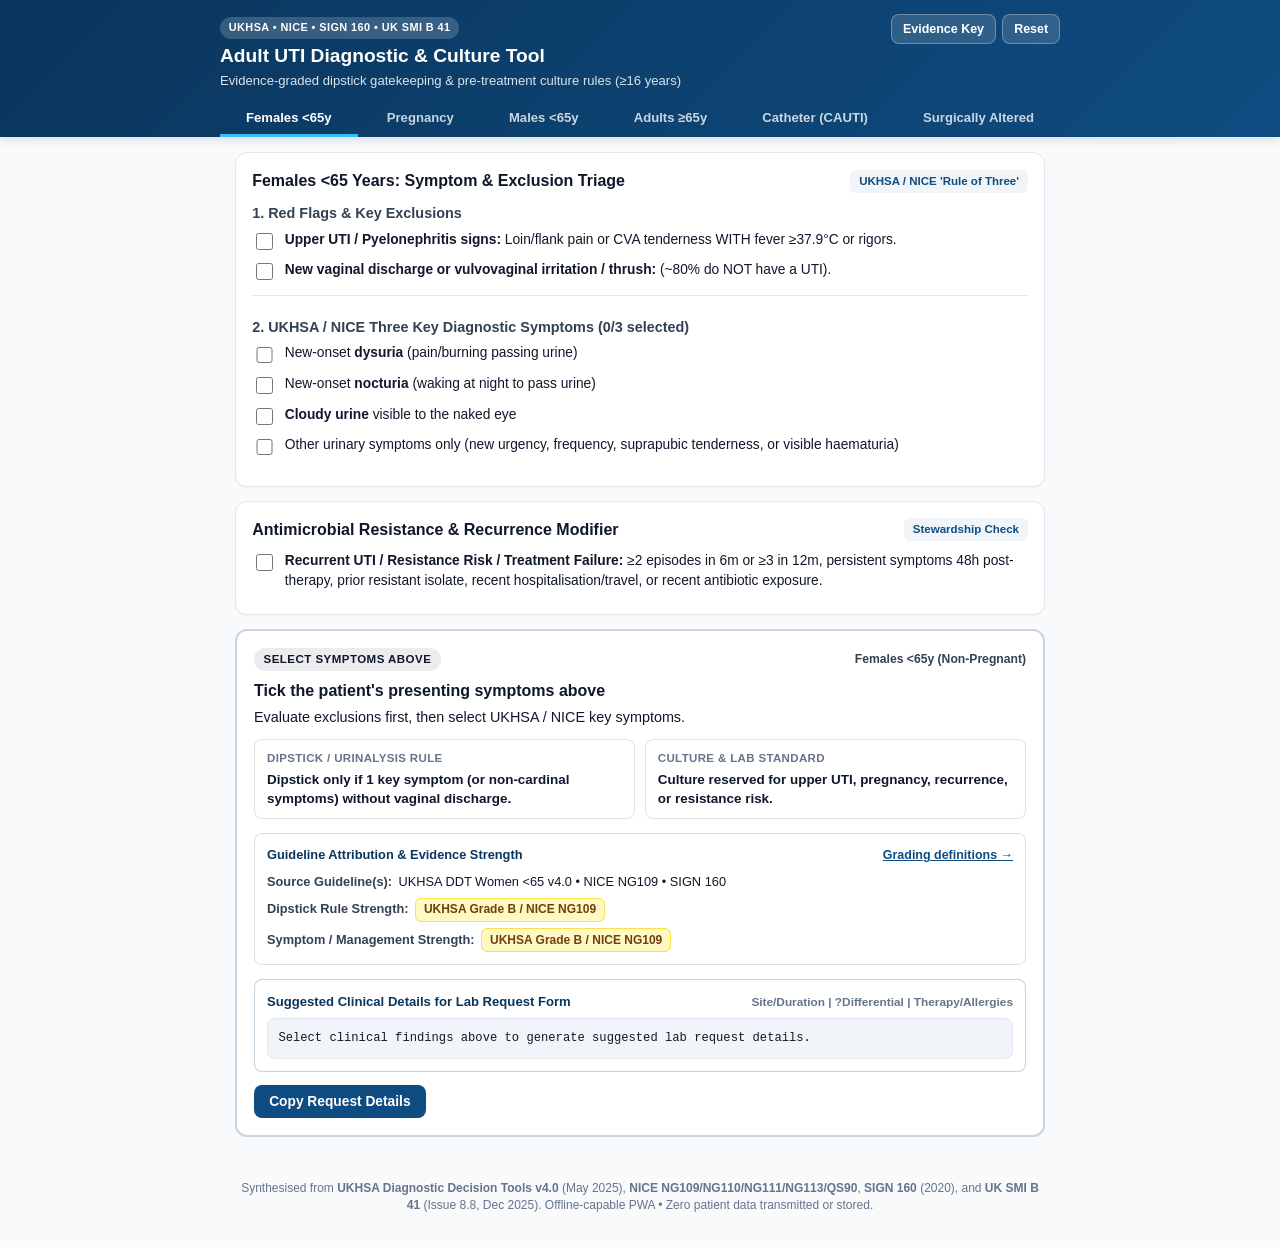
<file: index.html>
<!DOCTYPE html>
<html lang="en-GB">
<head>
  <meta charset="UTF-8" />
  <meta name="viewport" content="width=device-width, initial-scale=1.0, maximum-scale=1.0, user-scalable=no" />
  <meta name="theme-color" content="#0f4c81" />
  <meta name="apple-mobile-web-app-capable" content="yes" />
  <meta name="apple-mobile-web-app-status-bar-style" content="black-translucent" />
  <meta name="apple-mobile-web-app-title" content="Adult UTI Tool" />
  <meta name="description" content="Evidence-graded Adult UTI Diagnosis, Dipstick Rules & Pre-Treatment Culture Decision Support Tool mapped across UKHSA DDTs, NICE NG109/110/111/113/QS90, SIGN 160 & UK SMI B 41." />
  <title>Adult UTI Decision Support (UKHSA / NICE / SIGN 160 / UK SMI B 41)</title>
  <link rel="manifest" href="./manifest.json" />
  <link rel="icon" type="image/svg+xml" href="./icons/icon.svg" />
  <link rel="apple-touch-icon" href="./icons/icon.svg" />
  <link rel="stylesheet" href="./styles.css" />
</head>
<body>
  <header class="app-header">
    <div class="header-inner">
      <div class="title-row">
        <div>
          <span class="badge-pill">UKHSA &bull; NICE &bull; SIGN 160 &bull; UK SMI B 41</span>
          <h1>Adult UTI Diagnostic &amp; Culture Tool</h1>
          <p class="subtitle">Evidence-graded dipstick gatekeeping &amp; pre-treatment culture rules (&ge;16 years)</p>
        </div>
        <div class="header-actions">
          <button type="button" id="gradeKeyBtn" class="btn-ghost" aria-label="View evidence grading key">Evidence Key</button>
          <button type="button" id="resetBtn" class="btn-ghost" aria-label="Reset inputs">Reset</button>
        </div>
      </div>

      <nav class="cohort-bar" role="tablist" aria-label="Adult patient cohorts">
        <button type="button" class="cohort-btn active" data-cohort="fem_u65" role="tab" aria-selected="true">Females &lt;65y</button>
        <button type="button" class="cohort-btn" data-cohort="preg" role="tab" aria-selected="false">Pregnancy</button>
        <button type="button" class="cohort-btn" data-cohort="male_u65" role="tab" aria-selected="false">Males &lt;65y</button>
        <button type="button" class="cohort-btn" data-cohort="older_65" role="tab" aria-selected="false">Adults &ge;65y</button>
        <button type="button" class="cohort-btn" data-cohort="cauti" role="tab" aria-selected="false">Catheter (CAUTI)</button>
        <button type="button" class="cohort-btn" data-cohort="surgical" role="tab" aria-selected="false">Surgically Altered</button>
      </nav>
    </div>
  </header>

  <main class="container">
    <!-- Dynamic Cohort Form Container (pre-populated fallback included) -->
    <div id="cohortContainer">
      <div class="card">
        <div class="card-header-row">
          <h2>Females &lt;65 Years: Symptom &amp; Exclusion Triage</h2>
          <span class="rec-tag">UKHSA / NICE 'Rule of Three'</span>
        </div>
        <h3>1. Red Flags &amp; Key Exclusions</h3>
        <label class="checkbox-row">
          <input type="checkbox" id="femUpper" />
          <span><strong>Upper UTI / Pyelonephritis signs:</strong> Loin/flank pain or CVA tenderness WITH fever &ge;37.9&deg;C or rigors.</span>
        </label>
        <label class="checkbox-row">
          <input type="checkbox" id="femDischarge" />
          <span><strong>New vaginal discharge or vulvovaginal irritation / thrush:</strong> (~80% do NOT have a UTI).</span>
        </label>
        <div class="section-divider">
          <h3>2. UKHSA / NICE Three Key Diagnostic Symptoms (0/3 selected)</h3>
          <label class="checkbox-row">
            <input type="checkbox" id="femDysuria" />
            <span>New-onset <strong>dysuria</strong> (pain/burning passing urine)</span>
          </label>
          <label class="checkbox-row">
            <input type="checkbox" id="femNocturia" />
            <span>New-onset <strong>nocturia</strong> (waking at night to pass urine)</span>
          </label>
          <label class="checkbox-row">
            <input type="checkbox" id="femCloudy" />
            <span><strong>Cloudy urine</strong> visible to the naked eye</span>
          </label>
          <label class="checkbox-row">
            <input type="checkbox" id="femOther" />
            <span>Other urinary symptoms only (new urgency, frequency, suprapubic tenderness, or visible haematuria)</span>
          </label>
        </div>
      </div>
    </div>

    <!-- Universal Resistance / Recurrence Modifier -->
    <div class="card modifier-card">
      <div class="card-header-row">
        <h2>Antimicrobial Resistance &amp; Recurrence Modifier</h2>
        <span class="rec-tag">Stewardship Check</span>
      </div>
      <label class="checkbox-row">
        <input type="checkbox" id="resistanceRiskCheck" />
        <span><strong>Recurrent UTI / Resistance Risk / Treatment Failure:</strong> &ge;2 episodes in 6m or &ge;3 in 12m, persistent symptoms 48h post-therapy, prior resistant isolate, recent hospitalisation/travel, or recent antibiotic exposure.</span>
      </label>
    </div>

    <!-- Dynamic Clinical Verdict Card -->
    <div id="verdictCard" class="verdict-card verdict-neutral" aria-live="polite">
      <div class="verdict-top">
        <span id="verdictSeverity" class="verdict-pill">SELECT CLINICAL FINDINGS</span>
        <span id="verdictCohortBadge" class="verdict-cite">Females &lt;65y (Non-Pregnant)</span>
      </div>
      <h2 id="verdictTitle">Tick the patient's presenting symptoms above</h2>
      <p id="verdictSummary" class="verdict-summary">Evaluate exclusions first, then select UKHSA / NICE key symptoms.</p>

      <div class="rule-boxes">
        <div class="rule-box">
          <div class="rule-box-label">Dipstick / Urinalysis Rule</div>
          <div id="verdictDipstick" class="rule-box-val">Dipstick only if 1 key symptom (or non-cardinal symptoms) without vaginal discharge.</div>
        </div>
        <div class="rule-box">
          <div class="rule-box-label">Culture &amp; Lab Standard</div>
          <div id="verdictCulture" class="rule-box-val">Culture reserved for upper UTI, pregnancy, recurrence, or resistance risk.</div>
        </div>
      </div>

      <ul id="verdictActions" class="action-list"></ul>

      <!-- Evidence Grading & Guideline Attribution Panel -->
      <div class="evidence-panel">
        <div class="evidence-header">
          <strong>Guideline Attribution &amp; Evidence Strength</strong>
          <button type="button" id="inlineKeyLink" class="link-btn">Grading definitions &rarr;</button>
        </div>
        <div class="evidence-grid">
          <div class="ev-item">
            <span class="ev-label">Source Guideline(s):</span>
            <span id="evSources" class="ev-val">UKHSA DDT Women &lt;65 v4.0 &bull; NICE NG109 &bull; SIGN 160</span>
          </div>
          <div class="ev-item">
            <span class="ev-label">Dipstick Rule Strength:</span>
            <span id="evDipGrade" class="ev-badge">UKHSA Grade B (OCEBM Level 2b) / NICE NG109</span>
          </div>
          <div class="ev-item">
            <span class="ev-label">Symptom / Management Strength:</span>
            <span id="evClinGrade" class="ev-badge">UKHSA Grade B (OCEBM Level 2b) / NICE NG109</span>
          </div>
        </div>
      </div>

      <div id="requestDetailsBox" class="request-box hidden">
        <div class="request-box-header">
          <strong>Suggested Clinical Details for Lab Request Form</strong>
          <span class="req-hint">Site/Duration | ?Differential | Therapy/Allergies</span>
        </div>
        <div id="verdictNotePreview" class="note-preview"></div>
      </div>
      <div class="verdict-footer">
        <button type="button" id="copyNoteBtn" class="btn-primary">Copy Request Details</button>
        <button type="button" id="shareFamilyBtn" class="btn-secondary hidden">Share Family &amp; Carer Guide (QR)</button>
        <span id="copyFeedback" class="copy-feedback" role="status"></span>
      </div>
    </div>
  </main>

  <!-- Evidence Grading Key Modal -->
  <div id="gradeModal" class="modal-backdrop hidden" role="dialog" aria-modal="true" aria-labelledby="modalTitle">
    <div class="modal-sheet">
      <div class="modal-header">
        <h2 id="modalTitle">Evidence Grading Frameworks</h2>
        <button type="button" id="closeModalBtn" class="btn-ghost-dark" aria-label="Close modal">Close</button>
      </div>
      <div class="modal-body">
        <h3>1. UKHSA Primary Care Tools (Oxford OCEBM Grades)</h3>
        <ul class="key-list">
          <li><strong>Grade A (OCEBM Level 1a/1b):</strong> Consistent Level 1 evidence; high diagnostic accuracy (e.g. 'DO NOT DIPSTICK' mandates in &ge;65y &amp; CAUTI).</li>
          <li><strong>Grade B (OCEBM Level 2a/2b/3):</strong> Consistent cohort/case-control studies (e.g. UKHSA/NICE 'Rule of Three' — dysuria, nocturia, cloudy urine; male LUTS; pyelonephritis).</li>
          <li><strong>Grade C / D / E:</strong> Case series (C), physiological first principles (D), or multidisciplinary expert consensus (E, e.g. hypothermia &le;36.0&deg;C in elderly).</li>
          <li><strong>Grade Nat / N:</strong> Covered under existing national guidance (NICE NG109 / NG110 / NG111 / NG113 / QS90).</li>
        </ul>

        <h3>2. SIGN 160 Evidence Levels &amp; Recommendation Strengths</h3>
        <ul class="key-list">
          <li><strong>Level 1++ / 1+ [Strong Recommendation R]:</strong> High-quality meta-analyses, systematic reviews of RCTs, or RCTs with very low/low risk of bias ('should' be performed — e.g. 3-day treatment duration, non-treatment of ASB in non-pregnant women).</li>
          <li><strong>Level 2++ / 2+ [Strong / Conditional R]:</strong> High-quality systematic reviews or cohort/case-control studies supporting diagnostic likelihood ratios.</li>
          <li><strong>Level 3 / 4 &amp; Good Practice Point [&check;]:</strong> Non-analytic studies, expert consensus, or recommended best practice.</li>
        </ul>

        <h3>3. UK SMI B 41 (Issue 8.8, Dec 2025)</h3>
        <ul class="key-list">
          <li><strong>National Accredited Laboratory Standard:</strong> Sets cohort-stratified colony thresholds (&ge;10<sup>2</sup> cfu/mL nephrostomy; &ge;10<sup>3</sup> cfu/mL males &amp; urostomy; &ge;10<sup>4</sup> cfu/mL symptomatic females; &ge;10<sup>5</sup> cfu/mL CAUTI &amp; pregnancy) and boric acid 10 mL fill-line rules.</li>
        </ul>
      </div>
    </div>
  </div>


  <!-- Patient & Family QR Share Modal -->
  <div id="qrModal" class="modal-backdrop hidden" role="dialog" aria-modal="true" aria-labelledby="qrModalTitle">
    <div class="modal-sheet qr-sheet">
      <div class="modal-header">
        <h2 id="qrModalTitle">Patient &amp; Family Guide (QR Code)</h2>
        <button type="button" id="closeQrModalBtn" class="btn-ghost-dark" aria-label="Close QR modal">Close</button>
      </div>
      <div class="modal-body" style="text-align:center;">
        <p style="font-size:0.86rem;color:#334155;margin-top:0;">Ask the patient or relative to scan this QR code with their phone camera to read why a dipstick, culture, or antibiotic is not needed (e.g. isolated confusion, falls, or dark/smelly urine).</p>
        <div id="qrCodeContainer" class="qr-box" aria-label="QR code linking to patient and family guide"></div>
        <div id="qrUrlDisplay" class="qr-url-text"></div>
        <div class="qr-actions">
          <button type="button" id="nativeShareBtn" class="btn-primary">Share / Send Link</button>
          <a href="./patient-guide.html" target="_blank" rel="noopener" class="btn-secondary-link">Open Leaflet on Screen</a>
        </div>
        <div id="qrShareFeedback" class="copy-feedback" style="margin-top:0.5rem;"></div>
      </div>
    </div>
  </div>

  <footer class="app-footer">
    <p>Synthesised from <strong>UKHSA Diagnostic Decision Tools v4.0</strong> (May 2025), <strong>NICE NG109/NG110/NG111/NG113/QS90</strong>, <strong>SIGN 160</strong> (2020), and <strong>UK SMI B 41</strong> (Issue 8.8, Dec 2025). Offline-capable PWA &bull; Zero patient data transmitted or stored.</p>
  </footer>

  <script src="./app.js"></script>
</body>
</html>
</file>
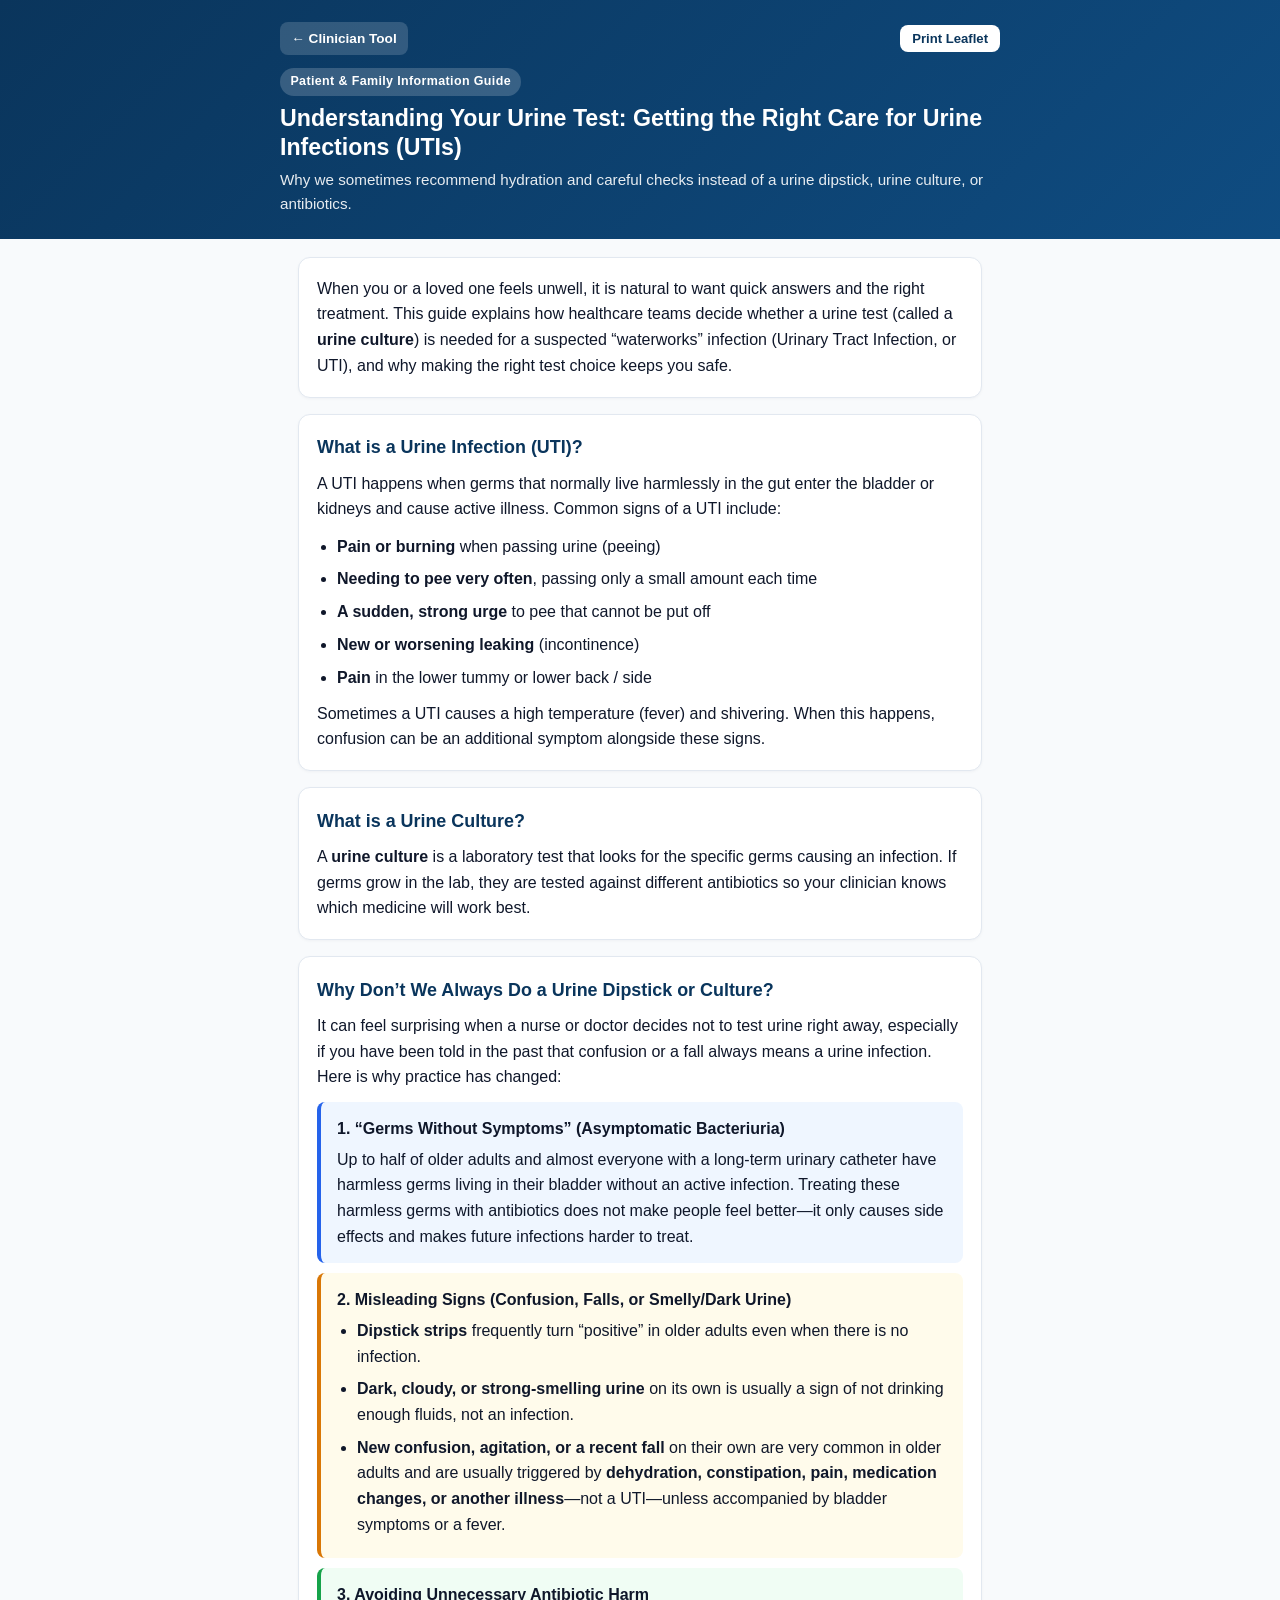
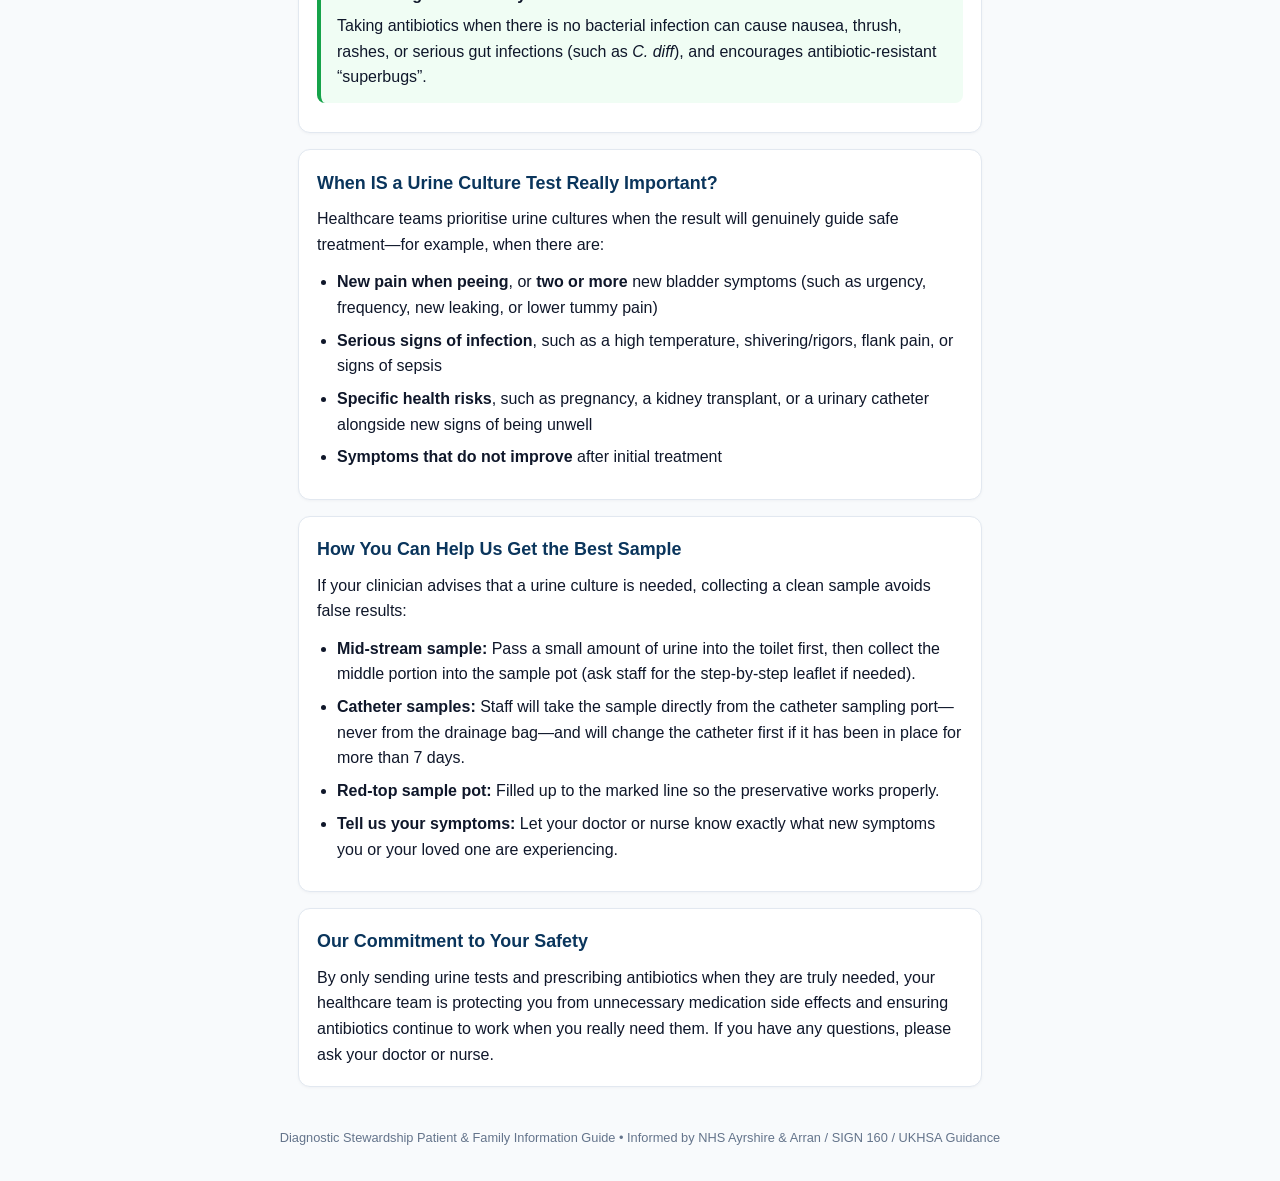
<file: patient-guide.html>
<!DOCTYPE html>
<html lang="en-GB">
<head>
  <meta charset="UTF-8" />
  <meta name="viewport" content="width=device-width, initial-scale=1.0" />
  <meta name="theme-color" content="#0f4c81" />
  <title>Understanding Your Urine Test — Patient &amp; Family Guide</title>
  <style>
    *, *::before, *::after { box-sizing: border-box; }
    body {
      margin: 0;
      font-family: -apple-system, BlinkMacSystemFont, "Segoe UI", Roboto, Helvetica, Arial, sans-serif;
      background: #f8fafc;
      color: #0f172a;
      line-height: 1.6;
      font-size: 16px;
    }
    .header {
      background: linear-gradient(135deg, #0a355c, #0f4c81);
      color: #ffffff;
      padding: 1.4rem 1.1rem;
    }
    .header-inner {
      max-width: 720px;
      margin: 0 auto;
    }
    .org-pill {
      display: inline-block;
      background: rgba(255,255,255,0.18);
      padding: 0.25rem 0.65rem;
      border-radius: 999px;
      font-size: 0.78rem;
      font-weight: 700;
      letter-spacing: 0.03em;
      margin-bottom: 0.5rem;
    }
    h1 {
      margin: 0 0 0.35rem;
      font-size: 1.45rem;
      line-height: 1.25;
    }
    .lead {
      margin: 0;
      font-size: 0.95rem;
      color: rgba(255,255,255,0.9);
    }
    .container {
      max-width: 720px;
      margin: 0 auto;
      padding: 1.1rem;
    }
    .card {
      background: #ffffff;
      border: 1px solid #e2e8f0;
      border-radius: 12px;
      padding: 1.15rem;
      margin-bottom: 1rem;
      box-shadow: 0 1px 3px rgba(15,23,42,0.04);
    }
    h2 {
      margin: 0 0 0.55rem;
      font-size: 1.12rem;
      color: #0a355c;
    }
    p { margin: 0 0 0.75rem; }
    p:last-child { margin-bottom: 0; }
    ul {
      margin: 0.35rem 0 0.65rem;
      padding-left: 1.25rem;
    }
    li { margin-bottom: 0.45rem; }
    .callout-amber {
      background: #fffbeb;
      border-left: 4px solid #d97706;
      padding: 0.85rem 1rem;
      border-radius: 8px;
      margin: 0.65rem 0;
    }
    .callout-blue {
      background: #eff6ff;
      border-left: 4px solid #2563eb;
      padding: 0.85rem 1rem;
      border-radius: 8px;
      margin: 0.65rem 0;
    }
    .callout-green {
      background: #f0fdf4;
      border-left: 4px solid #16a34a;
      padding: 0.85rem 1rem;
      border-radius: 8px;
      margin: 0.65rem 0;
    }
    .top-nav {
      display: flex;
      justify-content: space-between;
      align-items: center;
      margin-bottom: 0.75rem;
    }
    .back-link {
      color: #ffffff;
      text-decoration: none;
      font-size: 0.85rem;
      font-weight: 600;
      background: rgba(255,255,255,0.16);
      padding: 0.35rem 0.7rem;
      border-radius: 8px;
    }
    .print-btn {
      background: #ffffff;
      color: #0a355c;
      border: none;
      border-radius: 8px;
      padding: 0.38rem 0.75rem;
      font-size: 0.82rem;
      font-weight: 700;
      cursor: pointer;
    }
    .footer {
      text-align: center;
      font-size: 0.8rem;
      color: #64748b;
      padding: 0.5rem 1rem 2rem;
    }
    @media print {
      .top-nav, .footer { display: none; }
      body { background: #ffffff; font-size: 13pt; }
      .card { box-shadow: none; border: 1px solid #cbd5e1; break-inside: avoid; }
    }
  </style>
</head>
<body>
  <header class="header">
    <div class="header-inner">
      <div class="top-nav">
        <a href="./index.html" class="back-link">&larr; Clinician Tool</a>
        <button type="button" class="print-btn" onclick="window.print()">Print Leaflet</button>
      </div>
      <span class="org-pill">Patient &amp; Family Information Guide</span>
      <h1>Understanding Your Urine Test: Getting the Right Care for Urine Infections (UTIs)</h1>
      <p class="lead">Why we sometimes recommend hydration and careful checks instead of a urine dipstick, urine culture, or antibiotics.</p>
    </div>
  </header>

  <main class="container">
    <div class="card">
      <p>When you or a loved one feels unwell, it is natural to want quick answers and the right treatment. This guide explains how healthcare teams decide whether a urine test (called a <strong>urine culture</strong>) is needed for a suspected &ldquo;waterworks&rdquo; infection (Urinary Tract Infection, or UTI), and why making the right test choice keeps you safe.</p>
    </div>

    <div class="card">
      <h2>What is a Urine Infection (UTI)?</h2>
      <p>A UTI happens when germs that normally live harmlessly in the gut enter the bladder or kidneys and cause active illness. Common signs of a UTI include:</p>
      <ul>
        <li><strong>Pain or burning</strong> when passing urine (peeing)</li>
        <li><strong>Needing to pee very often</strong>, passing only a small amount each time</li>
        <li><strong>A sudden, strong urge</strong> to pee that cannot be put off</li>
        <li><strong>New or worsening leaking</strong> (incontinence)</li>
        <li><strong>Pain</strong> in the lower tummy or lower back / side</li>
      </ul>
      <p>Sometimes a UTI causes a high temperature (fever) and shivering. When this happens, confusion can be an additional symptom alongside these signs.</p>
    </div>

    <div class="card">
      <h2>What is a Urine Culture?</h2>
      <p>A <strong>urine culture</strong> is a laboratory test that looks for the specific germs causing an infection. If germs grow in the lab, they are tested against different antibiotics so your clinician knows which medicine will work best.</p>
    </div>

    <div class="card">
      <h2>Why Don&rsquo;t We Always Do a Urine Dipstick or Culture?</h2>
      <p>It can feel surprising when a nurse or doctor decides not to test urine right away, especially if you have been told in the past that confusion or a fall always means a urine infection. Here is why practice has changed:</p>

      <div class="callout-blue">
        <strong>1. &ldquo;Germs Without Symptoms&rdquo; (Asymptomatic Bacteriuria)</strong>
        <p style="margin-top:0.35rem;">Up to half of older adults and almost everyone with a long-term urinary catheter have harmless germs living in their bladder without an active infection. Treating these harmless germs with antibiotics does not make people feel better—it only causes side effects and makes future infections harder to treat.</p>
      </div>

      <div class="callout-amber">
        <strong>2. Misleading Signs (Confusion, Falls, or Smelly/Dark Urine)</strong>
        <ul style="margin-top:0.35rem;margin-bottom:0;">
          <li><strong>Dipstick strips</strong> frequently turn &ldquo;positive&rdquo; in older adults even when there is no infection.</li>
          <li><strong>Dark, cloudy, or strong-smelling urine</strong> on its own is usually a sign of not drinking enough fluids, not an infection.</li>
          <li><strong>New confusion, agitation, or a recent fall</strong> on their own are very common in older adults and are usually triggered by <strong>dehydration, constipation, pain, medication changes, or another illness</strong>—not a UTI—unless accompanied by bladder symptoms or a fever.</li>
        </ul>
      </div>

      <div class="callout-green">
        <strong>3. Avoiding Unnecessary Antibiotic Harm</strong>
        <p style="margin-top:0.35rem;">Taking antibiotics when there is no bacterial infection can cause nausea, thrush, rashes, or serious gut infections (such as <em>C. diff</em>), and encourages antibiotic-resistant &ldquo;superbugs&rdquo;.</p>
      </div>
    </div>

    <div class="card">
      <h2>When IS a Urine Culture Test Really Important?</h2>
      <p>Healthcare teams prioritise urine cultures when the result will genuinely guide safe treatment—for example, when there are:</p>
      <ul>
        <li><strong>New pain when peeing</strong>, or <strong>two or more</strong> new bladder symptoms (such as urgency, frequency, new leaking, or lower tummy pain)</li>
        <li><strong>Serious signs of infection</strong>, such as a high temperature, shivering/rigors, flank pain, or signs of sepsis</li>
        <li><strong>Specific health risks</strong>, such as pregnancy, a kidney transplant, or a urinary catheter alongside new signs of being unwell</li>
        <li><strong>Symptoms that do not improve</strong> after initial treatment</li>
      </ul>
    </div>

    <div class="card">
      <h2>How You Can Help Us Get the Best Sample</h2>
      <p>If your clinician advises that a urine culture is needed, collecting a clean sample avoids false results:</p>
      <ul>
        <li><strong>Mid-stream sample:</strong> Pass a small amount of urine into the toilet first, then collect the middle portion into the sample pot (ask staff for the step-by-step leaflet if needed).</li>
        <li><strong>Catheter samples:</strong> Staff will take the sample directly from the catheter sampling port—never from the drainage bag—and will change the catheter first if it has been in place for more than 7 days.</li>
        <li><strong>Red-top sample pot:</strong> Filled up to the marked line so the preservative works properly.</li>
        <li><strong>Tell us your symptoms:</strong> Let your doctor or nurse know exactly what new symptoms you or your loved one are experiencing.</li>
      </ul>
    </div>

    <div class="card">
      <h2>Our Commitment to Your Safety</h2>
      <p>By only sending urine tests and prescribing antibiotics when they are truly needed, your healthcare team is protecting you from unnecessary medication side effects and ensuring antibiotics continue to work when you really need them. If you have any questions, please ask your doctor or nurse.</p>
    </div>
  </main>

  <footer class="footer">
    <p>Diagnostic Stewardship Patient &amp; Family Information Guide &bull; Informed by NHS Ayrshire &amp; Arran / SIGN 160 / UKHSA Guidance</p>
  </footer>
</body>
</html>
</file>
<file: styles.css>
*, *::before, *::after {
  box-sizing: border-box;
}

:root {
  --navy: #0f4c81;
  --navy-dark: #0a355c;
  --slate-900: #0f172a;
  --slate-700: #334155;
  --slate-500: #64748b;
  --slate-200: #e2e8f0;
  --slate-100: #f1f5f9;
  --bg: #f8fafc;
  --white: #ffffff;
  --red-bg: #fef2f2;
  --red-border: #dc2626;
  --red-text: #991b1b;
  --amber-bg: #fffbeb;
  --amber-border: #d97706;
  --amber-text: #92400e;
  --green-bg: #f0fdf4;
  --green-border: #16a34a;
  --green-text: #166534;
  --blue-bg: #eff6ff;
  --blue-border: #2563eb;
  --blue-text: #1e40af;
}

body {
  margin: 0;
  font-family: -apple-system, BlinkMacSystemFont, "Segoe UI", Roboto, Helvetica, Arial, sans-serif;
  background: var(--bg);
  color: var(--slate-900);
  line-height: 1.45;
  -webkit-font-smoothing: antialiased;
}

.app-header {
  background: linear-gradient(135deg, var(--navy-dark), var(--navy));
  color: var(--white);
  padding: 0.9rem 1rem 0;
  position: sticky;
  top: 0;
  z-index: 20;
  box-shadow: 0 2px 10px rgba(15, 23, 42, 0.14);
}

.header-inner {
  max-width: 840px;
  margin: 0 auto;
}

.title-row {
  display: flex;
  justify-content: space-between;
  align-items: flex-start;
  gap: 0.75rem;
}

.header-actions {
  display: flex;
  gap: 0.4rem;
  flex-shrink: 0;
}

.badge-pill {
  display: inline-block;
  font-size: 0.68rem;
  font-weight: 700;
  letter-spacing: 0.04em;
  text-transform: uppercase;
  background: rgba(255, 255, 255, 0.18);
  padding: 0.2rem 0.55rem;
  border-radius: 999px;
  margin-bottom: 0.3rem;
}

h1 {
  margin: 0;
  font-size: 1.2rem;
  line-height: 1.25;
}

.subtitle {
  margin: 0.2rem 0 0.65rem;
  font-size: 0.82rem;
  color: rgba(255, 255, 255, 0.86);
}

.btn-ghost {
  background: rgba(255, 255, 255, 0.14);
  color: var(--white);
  border: 1px solid rgba(255, 255, 255, 0.3);
  border-radius: 8px;
  padding: 0.42rem 0.68rem;
  font-size: 0.78rem;
  font-weight: 600;
  cursor: pointer;
  white-space: nowrap;
}

.btn-ghost:active {
  background: rgba(255, 255, 255, 0.26);
}

.cohort-bar {
  display: flex;
  gap: 0.2rem;
  overflow-x: auto;
  scrollbar-width: none;
}

.cohort-bar::-webkit-scrollbar {
  display: none;
}

.cohort-btn {
  flex: 1 0 auto;
  background: transparent;
  border: none;
  border-bottom: 3px solid transparent;
  color: rgba(255, 255, 255, 0.78);
  font-size: 0.82rem;
  font-weight: 600;
  padding: 0.58rem 0.68rem;
  cursor: pointer;
  white-space: nowrap;
}

.cohort-btn.active {
  color: var(--white);
  border-bottom-color: #38bdf8;
}

.container {
  max-width: 840px;
  margin: 0 auto;
  padding: 0.95rem;
}

.card {
  background: var(--white);
  border: 1px solid var(--slate-200);
  border-radius: 12px;
  padding: 1rem;
  margin-bottom: 0.85rem;
  box-shadow: 0 1px 3px rgba(15, 23, 42, 0.04);
}

.card-header-row {
  display: flex;
  justify-content: space-between;
  align-items: center;
  gap: 0.5rem;
  margin-bottom: 0.6rem;
}

h2 {
  margin: 0;
  font-size: 1rem;
  color: var(--slate-900);
}

h3 {
  margin: 0.65rem 0 0.35rem;
  font-size: 0.9rem;
  color: var(--slate-700);
}

.rec-tag {
  font-size: 0.72rem;
  font-weight: 700;
  padding: 0.2rem 0.55rem;
  border-radius: 6px;
  background: var(--slate-100);
  color: var(--navy);
  white-space: nowrap;
}

.ban-banner {
  background: var(--red-bg);
  border: 1.5px solid var(--red-border);
  color: var(--red-text);
  border-radius: 10px;
  padding: 0.75rem 0.85rem;
  margin-bottom: 0.85rem;
  font-size: 0.86rem;
}

.ban-banner strong {
  display: block;
  font-size: 0.92rem;
  margin-bottom: 0.2rem;
}

.checkbox-row {
  display: flex;
  align-items: flex-start;
  gap: 0.55rem;
  font-size: 0.86rem;
  margin-bottom: 0.48rem;
  cursor: pointer;
}

.checkbox-row input[type="checkbox"],
.checkbox-row input[type="radio"] {
  margin-top: 0.2rem;
  width: 1.05rem;
  height: 1.05rem;
  flex-shrink: 0;
  accent-color: var(--navy);
}

.section-divider {
  border-top: 1px solid var(--slate-200);
  margin: 0.75rem 0;
  padding-top: 0.65rem;
}

.dipstick-grid {
  display: grid;
  grid-template-columns: 1fr 1fr;
  gap: 0.75rem;
  margin-top: 0.5rem;
}

@media (max-width: 540px) {
  .dipstick-grid, .rule-boxes, .evidence-grid {
    grid-template-columns: 1fr;
  }
}

.field-label {
  display: block;
  font-size: 0.8rem;
  font-weight: 600;
  color: var(--slate-700);
  margin-bottom: 0.3rem;
}

.segmented {
  display: grid;
  grid-template-columns: 1fr 1fr;
  background: var(--slate-100);
  padding: 0.2rem;
  border-radius: 8px;
  border: 1px solid var(--slate-200);
}

.seg-btn {
  border: none;
  background: transparent;
  padding: 0.48rem;
  font-size: 0.84rem;
  font-weight: 600;
  color: var(--slate-700);
  border-radius: 6px;
  cursor: pointer;
}

.seg-btn.active[data-val="neg"] {
  background: var(--white);
  color: var(--slate-900);
  box-shadow: 0 1px 2px rgba(0, 0, 0, 0.08);
}

.seg-btn.active[data-val="pos"] {
  background: var(--navy);
  color: var(--white);
}

.pinch-box {
  background: var(--blue-bg);
  border: 1px solid #bfdbfe;
  border-radius: 10px;
  padding: 0.8rem;
  margin-top: 0.65rem;
}

.pinch-box h3 {
  margin-top: 0;
  color: var(--blue-text);
}

.verdict-card {
  border-radius: 12px;
  padding: 1.05rem;
  border: 2px solid var(--slate-200);
  background: var(--white);
  margin-bottom: 1rem;
}

.verdict-neutral { border-color: #cbd5e1; background: var(--white); }
.verdict-red { border-color: var(--red-border); background: var(--red-bg); }
.verdict-amber { border-color: var(--amber-border); background: var(--amber-bg); }
.verdict-green { border-color: var(--green-border); background: var(--green-bg); }
.verdict-blue { border-color: var(--blue-border); background: var(--blue-bg); }

.verdict-top {
  display: flex;
  justify-content: space-between;
  align-items: center;
  gap: 0.5rem;
  margin-bottom: 0.45rem;
}

.verdict-pill {
  font-size: 0.72rem;
  font-weight: 800;
  letter-spacing: 0.04em;
  text-transform: uppercase;
  padding: 0.22rem 0.6rem;
  border-radius: 999px;
  background: rgba(15, 23, 42, 0.08);
}

.verdict-red .verdict-pill { background: var(--red-border); color: var(--white); }
.verdict-amber .verdict-pill { background: var(--amber-border); color: var(--white); }
.verdict-green .verdict-pill { background: var(--green-border); color: var(--white); }
.verdict-blue .verdict-pill { background: var(--blue-border); color: var(--white); }

.verdict-cite {
  font-size: 0.76rem;
  font-weight: 700;
  color: var(--slate-700);
}

.verdict-summary {
  margin: 0.35rem 0 0.7rem;
  font-size: 0.9rem;
}

.rule-boxes {
  display: grid;
  grid-template-columns: 1fr 1fr;
  gap: 0.6rem;
  margin-bottom: 0.75rem;
}

.rule-box {
  background: rgba(255, 255, 255, 0.85);
  border: 1px solid rgba(15, 23, 42, 0.12);
  border-radius: 8px;
  padding: 0.6rem 0.75rem;
}

.rule-box-label {
  font-size: 0.72rem;
  font-weight: 700;
  text-transform: uppercase;
  letter-spacing: 0.03em;
  color: var(--slate-500);
  margin-bottom: 0.2rem;
}

.rule-box-val {
  font-size: 0.84rem;
  font-weight: 600;
  color: var(--slate-900);
}

.action-list {
  margin: 0;
  padding-left: 1.2rem;
  font-size: 0.88rem;
}

.action-list li {
  margin-bottom: 0.35rem;
}

.evidence-panel {
  margin-top: 0.85rem;
  padding: 0.75rem;
  background: rgba(255, 255, 255, 0.9);
  border: 1px solid rgba(15, 23, 42, 0.14);
  border-radius: 8px;
}

.evidence-header {
  display: flex;
  justify-content: space-between;
  align-items: center;
  font-size: 0.8rem;
  color: var(--navy-dark);
  margin-bottom: 0.5rem;
}

.link-btn {
  background: none;
  border: none;
  color: var(--navy);
  font-size: 0.78rem;
  font-weight: 700;
  text-decoration: underline;
  cursor: pointer;
  padding: 0;
}

.evidence-grid {
  display: grid;
  grid-template-columns: 1fr;
  gap: 0.4rem;
  font-size: 0.8rem;
}

.ev-item {
  display: flex;
  flex-wrap: wrap;
  align-items: baseline;
  gap: 0.4rem;
}

.ev-label {
  font-weight: 700;
  color: var(--slate-700);
}

.ev-badge {
  display: inline-block;
  background: #fef9c3;
  border: 1px solid #fde047;
  color: #713f12;
  font-weight: 700;
  font-size: 0.75rem;
  padding: 0.15rem 0.5rem;
  border-radius: 6px;
}

.note-preview {
  margin-top: 0.75rem;
  padding: 0.65rem;
  background: rgba(255, 255, 255, 0.88);
  border: 1px solid rgba(15, 23, 42, 0.12);
  border-radius: 8px;
  font-family: ui-monospace, SFMono-Regular, Menlo, Monaco, Consolas, monospace;
  font-size: 0.76rem;
  white-space: pre-wrap;
  color: var(--slate-900);
}

.verdict-footer {
  display: flex;
  align-items: center;
  gap: 0.75rem;
  margin-top: 0.85rem;
}

.btn-primary {
  background: var(--navy);
  color: var(--white);
  border: none;
  border-radius: 8px;
  padding: 0.55rem 0.95rem;
  font-size: 0.86rem;
  font-weight: 600;
  cursor: pointer;
}

.copy-feedback {
  font-size: 0.8rem;
  font-weight: 600;
  color: var(--green-text);
}

.modal-backdrop {
  position: fixed;
  inset: 0;
  background: rgba(15, 23, 42, 0.6);
  display: flex;
  align-items: center;
  justify-content: center;
  padding: 1rem;
  z-index: 50;
}

.modal-sheet {
  background: var(--white);
  border-radius: 12px;
  max-width: 640px;
  width: 100%;
  max-height: 85vh;
  overflow-y: auto;
  padding: 1.1rem;
  box-shadow: 0 20px 35px rgba(15, 23, 42, 0.25);
}

.modal-header {
  display: flex;
  justify-content: space-between;
  align-items: center;
  border-bottom: 1px solid var(--slate-200);
  padding-bottom: 0.6rem;
  margin-bottom: 0.75rem;
}

.btn-ghost-dark {
  background: var(--slate-100);
  border: 1px solid var(--slate-200);
  border-radius: 8px;
  padding: 0.35rem 0.7rem;
  font-size: 0.8rem;
  font-weight: 600;
  cursor: pointer;
}

.key-list {
  margin: 0.3rem 0 0.75rem;
  padding-left: 1.15rem;
  font-size: 0.84rem;
}

.key-list li {
  margin-bottom: 0.35rem;
}

.app-footer {
  max-width: 840px;
  margin: 0 auto 2rem;
  padding: 0 1rem;
  font-size: 0.75rem;
  color: var(--slate-500);
  text-align: center;
}

.hidden {
  display: none !important;
}

.verdict-footer {
  flex-wrap: wrap;
}

.btn-secondary, .btn-secondary-link {
  display: inline-flex;
  align-items: center;
  justify-content: center;
  background: var(--white);
  color: var(--navy-dark);
  border: 1.5px solid var(--navy);
  border-radius: 8px;
  padding: 0.5rem 0.9rem;
  font-size: 0.85rem;
  font-weight: 700;
  cursor: pointer;
  text-decoration: none;
}

.btn-secondary:active, .btn-secondary-link:active {
  background: var(--blue-bg);
}

.qr-sheet {
  max-width: 440px;
}

.qr-box {
  display: inline-flex;
  align-items: center;
  justify-content: center;
  background: #ffffff;
  border: 2px solid var(--slate-200);
  border-radius: 12px;
  padding: 0.85rem;
  margin: 0.5rem auto;
}

.qr-box svg {
  width: 210px;
  height: 210px;
  display: block;
}

.qr-url-text {
  font-family: ui-monospace, SFMono-Regular, Menlo, Monaco, Consolas, monospace;
  font-size: 0.72rem;
  color: var(--slate-500);
  word-break: break-all;
  margin: 0.4rem 0 0.85rem;
}

.qr-actions {
  display: flex;
  gap: 0.55rem;
  justify-content: center;
  flex-wrap: wrap;
}

.request-box {
  margin-top: 0.85rem;
  padding: 0.75rem;
  background: rgba(255, 255, 255, 0.94);
  border: 1.5px solid rgba(15, 76, 129, 0.25);
  border-radius: 8px;
}

.request-box-header {
  display: flex;
  justify-content: space-between;
  align-items: baseline;
  flex-wrap: wrap;
  gap: 0.35rem;
  margin-bottom: 0.45rem;
  font-size: 0.82rem;
  color: var(--navy-dark);
}

.req-hint {
  font-size: 0.74rem;
  font-weight: 600;
  color: var(--slate-500);
}

.request-box .note-preview {
  margin-top: 0;
  background: var(--slate-100);
  border: 1px solid var(--slate-200);
}
</file>
